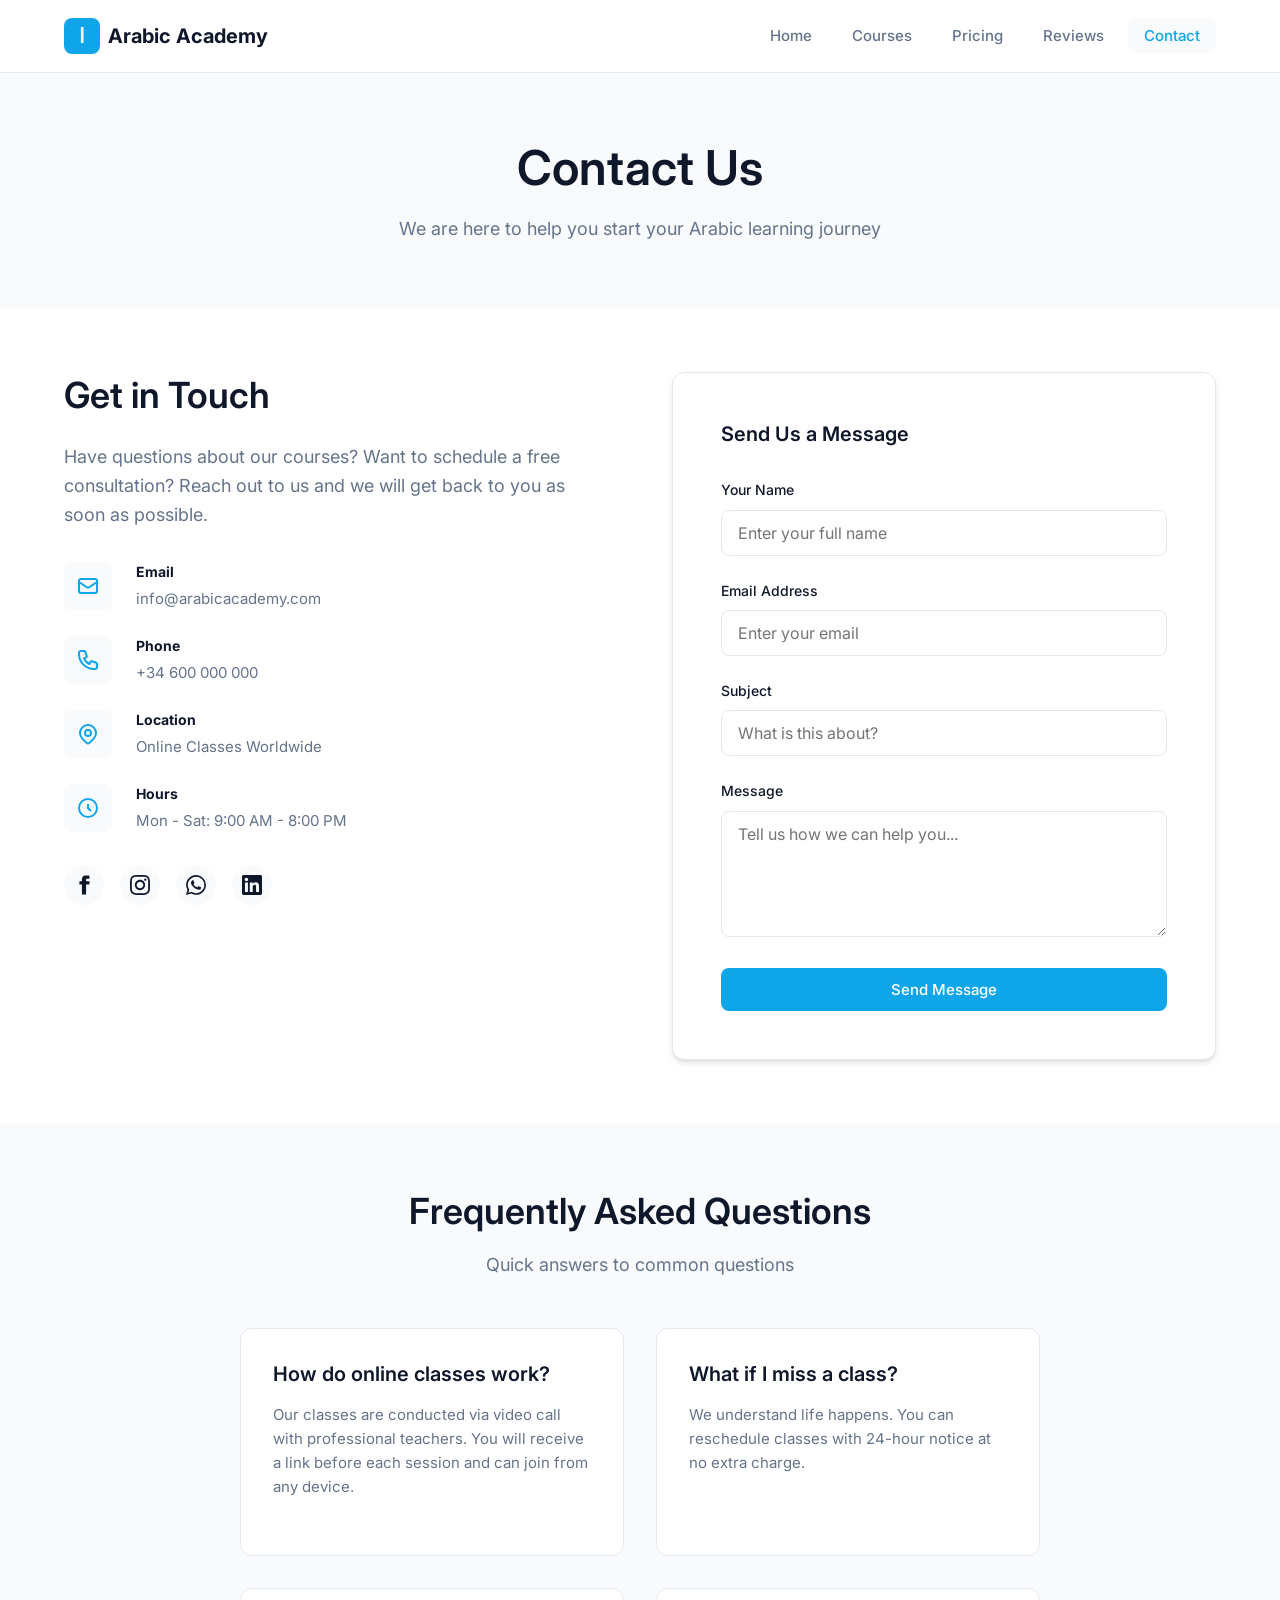
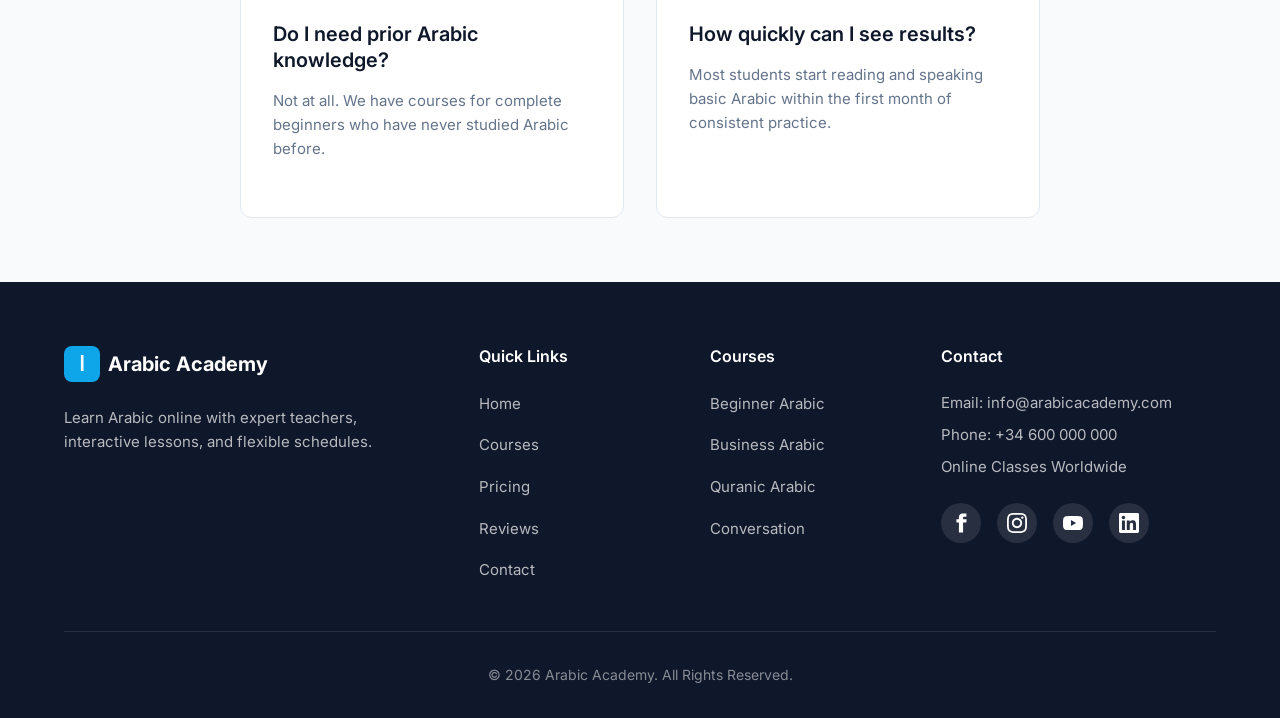
<file: contact.html>
<!DOCTYPE html>
<html lang="en">
<head>
  <meta charset="UTF-8">
  <meta name="viewport" content="width=device-width, initial-scale=1.0">
  <title>Contact - Arabic Academy</title>
  <meta name="description" content="Get in touch with Arabic Academy. We are here to answer your questions about our Arabic language courses.">
  <link rel="stylesheet" href="styles.css">
  <link rel="preconnect" href="https://fonts.googleapis.com">
  <link rel="preconnect" href="https://fonts.gstatic.com" crossorigin>
  <link href="https://fonts.googleapis.com/css2?family=Inter:wght@400;500;600;700&display=swap" rel="stylesheet">
</head>
<body>
  <!-- Header -->
  <header class="header">
    <div class="container header-content">
      <a href="index.html" class="logo">
        <span class="logo-icon">&#1575;</span>
        <span>Arabic Academy</span>
      </a>
      
      <nav class="nav" id="nav">
        <ul class="nav-list">
          <li><a href="index.html" class="nav-link">Home</a></li>
          <li><a href="courses.html" class="nav-link">Courses</a></li>
          <li><a href="pricing.html" class="nav-link">Pricing</a></li>
          <li><a href="reviews.html" class="nav-link">Reviews</a></li>
          <li><a href="contact.html" class="nav-link active">Contact</a></li>
        </ul>
      </nav>
      
      <button class="mobile-menu-btn" id="mobileMenuBtn" aria-label="Toggle menu">
        <span></span>
        <span></span>
        <span></span>
      </button>
    </div>
  </header>

  <!-- Page Header -->
  <section class="page-header">
    <div class="container">
      <h1>Contact Us</h1>
      <p>We are here to help you start your Arabic learning journey</p>
    </div>
  </section>

  <!-- Contact Section -->
  <section class="section">
    <div class="container">
      <div class="contact-section">
        <!-- Contact Info -->
        <div class="contact-info">
          <h2>Get in Touch</h2>
          <p>Have questions about our courses? Want to schedule a free consultation? Reach out to us and we will get back to you as soon as possible.</p>
          
          <div class="contact-details">
            <div class="contact-item">
              <div class="contact-item-icon">
                <svg width="24" height="24" fill="none" stroke="currentColor" stroke-width="2" viewBox="0 0 24 24">
                  <path d="M3 8l7.89 5.26a2 2 0 002.22 0L21 8M5 19h14a2 2 0 002-2V7a2 2 0 00-2-2H5a2 2 0 00-2 2v10a2 2 0 002 2z"/>
                </svg>
              </div>
              <div class="contact-item-text">
                <strong>Email</strong>
                <span>info@arabicacademy.com</span>
              </div>
            </div>
            
            <div class="contact-item">
              <div class="contact-item-icon">
                <svg width="24" height="24" fill="none" stroke="currentColor" stroke-width="2" viewBox="0 0 24 24">
                  <path d="M3 5a2 2 0 012-2h3.28a1 1 0 01.948.684l1.498 4.493a1 1 0 01-.502 1.21l-2.257 1.13a11.042 11.042 0 005.516 5.516l1.13-2.257a1 1 0 011.21-.502l4.493 1.498a1 1 0 01.684.949V19a2 2 0 01-2 2h-1C9.716 21 3 14.284 3 6V5z"/>
                </svg>
              </div>
              <div class="contact-item-text">
                <strong>Phone</strong>
                <span>+34 600 000 000</span>
              </div>
            </div>
            
            <div class="contact-item">
              <div class="contact-item-icon">
                <svg width="24" height="24" fill="none" stroke="currentColor" stroke-width="2" viewBox="0 0 24 24">
                  <path d="M17.657 16.657L13.414 20.9a1.998 1.998 0 01-2.827 0l-4.244-4.243a8 8 0 1111.314 0z"/>
                  <path d="M15 11a3 3 0 11-6 0 3 3 0 016 0z"/>
                </svg>
              </div>
              <div class="contact-item-text">
                <strong>Location</strong>
                <span>Online Classes Worldwide</span>
              </div>
            </div>
            
            <div class="contact-item">
              <div class="contact-item-icon">
                <svg width="24" height="24" fill="none" stroke="currentColor" stroke-width="2" viewBox="0 0 24 24">
                  <path d="M12 8v4l3 3m6-3a9 9 0 11-18 0 9 9 0 0118 0z"/>
                </svg>
              </div>
              <div class="contact-item-text">
                <strong>Hours</strong>
                <span>Mon - Sat: 9:00 AM - 8:00 PM</span>
              </div>
            </div>
          </div>
          
          <div class="social-links" style="margin-top: 2rem;">
            <a href="https://facebook.com" target="_blank" rel="noopener" aria-label="Facebook" style="background: var(--background-alt); color: var(--text-dark);">
              <svg width="20" height="20" fill="currentColor" viewBox="0 0 24 24"><path d="M18.77 7.46H14.5v-1.9c0-.9.6-1.1 1-1.1h3V.5h-4.33C10.24.5 9.5 3.44 9.5 5.32v2.15h-3v4h3v12h5v-12h3.85l.42-4z"/></svg>
            </a>
            <a href="https://instagram.com" target="_blank" rel="noopener" aria-label="Instagram" style="background: var(--background-alt); color: var(--text-dark);">
              <svg width="20" height="20" fill="currentColor" viewBox="0 0 24 24"><path d="M12 2.163c3.204 0 3.584.012 4.85.07 3.252.148 4.771 1.691 4.919 4.919.058 1.265.069 1.645.069 4.849 0 3.205-.012 3.584-.069 4.849-.149 3.225-1.664 4.771-4.919 4.919-1.266.058-1.644.07-4.85.07-3.204 0-3.584-.012-4.849-.07-3.26-.149-4.771-1.699-4.919-4.92-.058-1.265-.07-1.644-.07-4.849 0-3.204.013-3.583.07-4.849.149-3.227 1.664-4.771 4.919-4.919 1.266-.057 1.645-.069 4.849-.069zm0-2.163c-3.259 0-3.667.014-4.947.072-4.358.2-6.78 2.618-6.98 6.98-.059 1.281-.073 1.689-.073 4.948 0 3.259.014 3.668.072 4.948.2 4.358 2.618 6.78 6.98 6.98 1.281.058 1.689.072 4.948.072 3.259 0 3.668-.014 4.948-.072 4.354-.2 6.782-2.618 6.979-6.98.059-1.28.073-1.689.073-4.948 0-3.259-.014-3.667-.072-4.947-.196-4.354-2.617-6.78-6.979-6.98-1.281-.059-1.69-.073-4.949-.073zm0 5.838c-3.403 0-6.162 2.759-6.162 6.162s2.759 6.163 6.162 6.163 6.162-2.759 6.162-6.163c0-3.403-2.759-6.162-6.162-6.162zm0 10.162c-2.209 0-4-1.79-4-4 0-2.209 1.791-4 4-4s4 1.791 4 4c0 2.21-1.791 4-4 4zm6.406-11.845c-.796 0-1.441.645-1.441 1.44s.645 1.44 1.441 1.44c.795 0 1.439-.645 1.439-1.44s-.644-1.44-1.439-1.44z"/></svg>
            </a>
            <a href="https://whatsapp.com" target="_blank" rel="noopener" aria-label="WhatsApp" style="background: var(--background-alt); color: var(--text-dark);">
              <svg width="20" height="20" fill="currentColor" viewBox="0 0 24 24"><path d="M17.472 14.382c-.297-.149-1.758-.867-2.03-.967-.273-.099-.471-.148-.67.15-.197.297-.767.966-.94 1.164-.173.199-.347.223-.644.075-.297-.15-1.255-.463-2.39-1.475-.883-.788-1.48-1.761-1.653-2.059-.173-.297-.018-.458.13-.606.134-.133.298-.347.446-.52.149-.174.198-.298.298-.497.099-.198.05-.371-.025-.52-.075-.149-.669-1.612-.916-2.207-.242-.579-.487-.5-.669-.51-.173-.008-.371-.01-.57-.01-.198 0-.52.074-.792.372-.272.297-1.04 1.016-1.04 2.479 0 1.462 1.065 2.875 1.213 3.074.149.198 2.096 3.2 5.077 4.487.709.306 1.262.489 1.694.625.712.227 1.36.195 1.871.118.571-.085 1.758-.719 2.006-1.413.248-.694.248-1.289.173-1.413-.074-.124-.272-.198-.57-.347m-5.421 7.403h-.004a9.87 9.87 0 01-5.031-1.378l-.361-.214-3.741.982.998-3.648-.235-.374a9.86 9.86 0 01-1.51-5.26c.001-5.45 4.436-9.884 9.888-9.884 2.64 0 5.122 1.03 6.988 2.898a9.825 9.825 0 012.893 6.994c-.003 5.45-4.437 9.884-9.885 9.884m8.413-18.297A11.815 11.815 0 0012.05 0C5.495 0 .16 5.335.157 11.892c0 2.096.547 4.142 1.588 5.945L.057 24l6.305-1.654a11.882 11.882 0 005.683 1.448h.005c6.554 0 11.89-5.335 11.893-11.893a11.821 11.821 0 00-3.48-8.413Z"/></svg>
            </a>
            <a href="https://linkedin.com" target="_blank" rel="noopener" aria-label="LinkedIn" style="background: var(--background-alt); color: var(--text-dark);">
              <svg width="20" height="20" fill="currentColor" viewBox="0 0 24 24"><path d="M20.447 20.452h-3.554v-5.569c0-1.328-.027-3.037-1.852-3.037-1.853 0-2.136 1.445-2.136 2.939v5.667H9.351V9h3.414v1.561h.046c.477-.9 1.637-1.85 3.37-1.85 3.601 0 4.267 2.37 4.267 5.455v6.286zM5.337 7.433c-1.144 0-2.063-.926-2.063-2.065 0-1.138.92-2.063 2.063-2.063 1.14 0 2.064.925 2.064 2.063 0 1.139-.925 2.065-2.064 2.065zm1.782 13.019H3.555V9h3.564v11.452zM22.225 0H1.771C.792 0 0 .774 0 1.729v20.542C0 23.227.792 24 1.771 24h20.451C23.2 24 24 23.227 24 22.271V1.729C24 .774 23.2 0 22.222 0h.003z"/></svg>
            </a>
          </div>
        </div>
        
        <!-- Contact Form -->
        <div class="contact-form-card">
          <h3>Send Us a Message</h3>
          
          <form data-validate>
            <div class="form-group">
              <label class="form-label" for="name">Your Name</label>
              <input 
                type="text" 
                id="name" 
                name="name" 
                class="form-input" 
                placeholder="Enter your full name"
                required
              >
            </div>
            
            <div class="form-group">
              <label class="form-label" for="email">Email Address</label>
              <input 
                type="email" 
                id="email" 
                name="email" 
                class="form-input" 
                placeholder="Enter your email"
                required
              >
            </div>
            
            <div class="form-group">
              <label class="form-label" for="subject">Subject</label>
              <input 
                type="text" 
                id="subject" 
                name="subject" 
                class="form-input" 
                placeholder="What is this about?"
              >
            </div>
            
            <div class="form-group">
              <label class="form-label" for="message">Message</label>
              <textarea 
                id="message" 
                name="message" 
                class="form-textarea" 
                placeholder="Tell us how we can help you..."
                rows="5"
                required
              ></textarea>
            </div>
            
            <button type="submit" class="btn btn-primary" style="width: 100%;">Send Message</button>
          </form>
        </div>
      </div>
    </div>
  </section>

  <!-- FAQ Section -->
  <section class="section section-alt">
    <div class="container">
      <div class="section-header">
        <h2>Frequently Asked Questions</h2>
        <p>Quick answers to common questions</p>
      </div>
      
      <div class="cards-grid" style="max-width: 800px; margin: 0 auto;">
        <div class="card">
          <h3>How do online classes work?</h3>
          <p>Our classes are conducted via video call with professional teachers. You will receive a link before each session and can join from any device.</p>
        </div>
        
        <div class="card">
          <h3>What if I miss a class?</h3>
          <p>We understand life happens. You can reschedule classes with 24-hour notice at no extra charge.</p>
        </div>
        
        <div class="card">
          <h3>Do I need prior Arabic knowledge?</h3>
          <p>Not at all. We have courses for complete beginners who have never studied Arabic before.</p>
        </div>
        
        <div class="card">
          <h3>How quickly can I see results?</h3>
          <p>Most students start reading and speaking basic Arabic within the first month of consistent practice.</p>
        </div>
      </div>
    </div>
  </section>

  <!-- Footer -->
  <footer class="footer">
    <div class="container">
      <div class="footer-grid">
        <div class="footer-brand">
          <a href="index.html" class="logo">
            <span class="logo-icon">&#1575;</span>
            <span>Arabic Academy</span>
          </a>
          <p>Learn Arabic online with expert teachers, interactive lessons, and flexible schedules.</p>
        </div>
        
        <div class="footer-links">
          <h4>Quick Links</h4>
          <ul>
            <li><a href="index.html">Home</a></li>
            <li><a href="courses.html">Courses</a></li>
            <li><a href="pricing.html">Pricing</a></li>
            <li><a href="reviews.html">Reviews</a></li>
            <li><a href="contact.html">Contact</a></li>
          </ul>
        </div>
        
        <div class="footer-links">
          <h4>Courses</h4>
          <ul>
            <li><a href="courses.html">Beginner Arabic</a></li>
            <li><a href="courses.html">Business Arabic</a></li>
            <li><a href="courses.html">Quranic Arabic</a></li>
            <li><a href="courses.html">Conversation</a></li>
          </ul>
        </div>
        
        <div class="footer-contact">
          <h4>Contact</h4>
          <p>Email: info@arabicacademy.com</p>
          <p>Phone: +34 600 000 000</p>
          <p>Online Classes Worldwide</p>
          
          <div class="social-links">
            <a href="https://facebook.com" target="_blank" rel="noopener" aria-label="Facebook">
              <svg width="20" height="20" fill="currentColor" viewBox="0 0 24 24"><path d="M18.77 7.46H14.5v-1.9c0-.9.6-1.1 1-1.1h3V.5h-4.33C10.24.5 9.5 3.44 9.5 5.32v2.15h-3v4h3v12h5v-12h3.85l.42-4z"/></svg>
            </a>
            <a href="https://instagram.com" target="_blank" rel="noopener" aria-label="Instagram">
              <svg width="20" height="20" fill="currentColor" viewBox="0 0 24 24"><path d="M12 2.163c3.204 0 3.584.012 4.85.07 3.252.148 4.771 1.691 4.919 4.919.058 1.265.069 1.645.069 4.849 0 3.205-.012 3.584-.069 4.849-.149 3.225-1.664 4.771-4.919 4.919-1.266.058-1.644.07-4.85.07-3.204 0-3.584-.012-4.849-.07-3.26-.149-4.771-1.699-4.919-4.92-.058-1.265-.07-1.644-.07-4.849 0-3.204.013-3.583.07-4.849.149-3.227 1.664-4.771 4.919-4.919 1.266-.057 1.645-.069 4.849-.069zm0-2.163c-3.259 0-3.667.014-4.947.072-4.358.2-6.78 2.618-6.98 6.98-.059 1.281-.073 1.689-.073 4.948 0 3.259.014 3.668.072 4.948.2 4.358 2.618 6.78 6.98 6.98 1.281.058 1.689.072 4.948.072 3.259 0 3.668-.014 4.948-.072 4.354-.2 6.782-2.618 6.979-6.98.059-1.28.073-1.689.073-4.948 0-3.259-.014-3.667-.072-4.947-.196-4.354-2.617-6.78-6.979-6.98-1.281-.059-1.69-.073-4.949-.073zm0 5.838c-3.403 0-6.162 2.759-6.162 6.162s2.759 6.163 6.162 6.163 6.162-2.759 6.162-6.163c0-3.403-2.759-6.162-6.162-6.162zm0 10.162c-2.209 0-4-1.79-4-4 0-2.209 1.791-4 4-4s4 1.791 4 4c0 2.21-1.791 4-4 4zm6.406-11.845c-.796 0-1.441.645-1.441 1.44s.645 1.44 1.441 1.44c.795 0 1.439-.645 1.439-1.44s-.644-1.44-1.439-1.44z"/></svg>
            </a>
            <a href="https://youtube.com" target="_blank" rel="noopener" aria-label="YouTube">
              <svg width="20" height="20" fill="currentColor" viewBox="0 0 24 24"><path d="M23.498 6.186a3.016 3.016 0 0 0-2.122-2.136C19.505 3.545 12 3.545 12 3.545s-7.505 0-9.377.505A3.017 3.017 0 0 0 .502 6.186C0 8.07 0 12 0 12s0 3.93.502 5.814a3.016 3.016 0 0 0 2.122 2.136c1.871.505 9.376.505 9.376.505s7.505 0 9.377-.505a3.015 3.015 0 0 0 2.122-2.136C24 15.93 24 12 24 12s0-3.93-.502-5.814zM9.545 15.568V8.432L15.818 12l-6.273 3.568z"/></svg>
            </a>
            <a href="https://linkedin.com" target="_blank" rel="noopener" aria-label="LinkedIn">
              <svg width="20" height="20" fill="currentColor" viewBox="0 0 24 24"><path d="M20.447 20.452h-3.554v-5.569c0-1.328-.027-3.037-1.852-3.037-1.853 0-2.136 1.445-2.136 2.939v5.667H9.351V9h3.414v1.561h.046c.477-.9 1.637-1.85 3.37-1.85 3.601 0 4.267 2.37 4.267 5.455v6.286zM5.337 7.433c-1.144 0-2.063-.926-2.063-2.065 0-1.138.92-2.063 2.063-2.063 1.14 0 2.064.925 2.064 2.063 0 1.139-.925 2.065-2.064 2.065zm1.782 13.019H3.555V9h3.564v11.452zM22.225 0H1.771C.792 0 0 .774 0 1.729v20.542C0 23.227.792 24 1.771 24h20.451C23.2 24 24 23.227 24 22.271V1.729C24 .774 23.2 0 22.222 0h.003z"/></svg>
            </a>
          </div>
        </div>
      </div>
      
      <div class="footer-bottom">
        <p>&copy; 2026 Arabic Academy. All Rights Reserved.</p>
      </div>
    </div>
  </footer>

  <script src="index.js"></script>
</body>
</html>
</file>
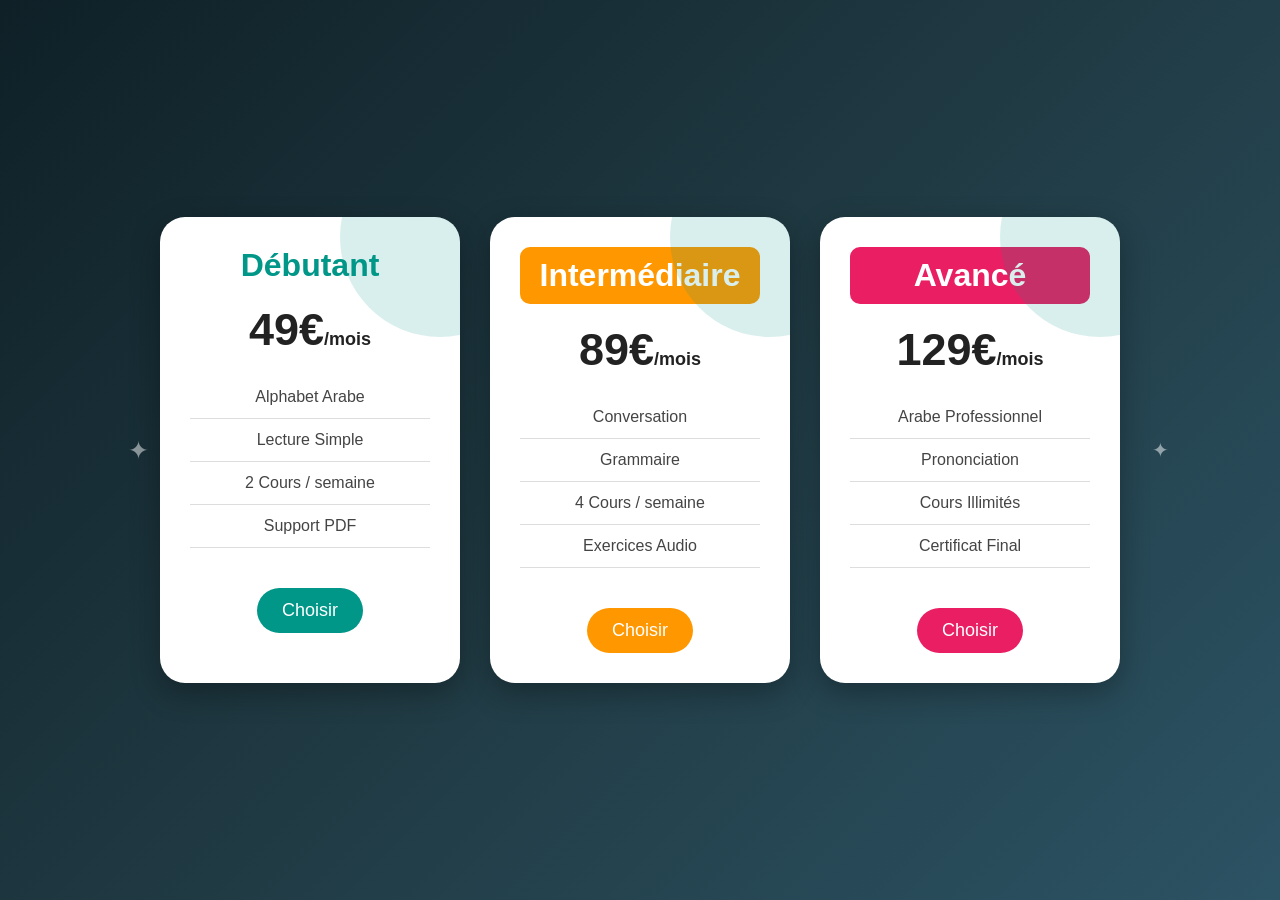
<file: reviews.html>
<!DOCTYPE html>
<html lang="fr">
<head>
<meta charset="UTF-8">
<meta name="viewport" content="width=device-width, initial-scale=1.0">
<title>École de Langue Arabe</title>

<style>
*{
    margin:0;
    padding:0;
    box-sizing:border-box;
    font-family:Arial, sans-serif;
}

body{
    background:linear-gradient(135deg,#0f2027,#203a43,#2c5364);
    min-height:100vh;
    display:flex;
    justify-content:center;
    align-items:center;
    overflow:hidden;
}

.container{
    display:flex;
    gap:30px;
    flex-wrap:wrap;
    justify-content:center;
    padding:40px;
}

.card{
    width:300px;
    background:white;
    border-radius:25px;
    padding:30px;
    text-align:center;
    position:relative;
    overflow:hidden;
    transition:0.5s;
    animation:float 4s ease-in-out infinite;
    box-shadow:0 10px 30px rgba(0,0,0,0.3);
}

.card:hover{
    transform:translateY(-15px) scale(1.05);
}

.card::before{
    content:"";
    position:absolute;
    width:200px;
    height:200px;
    background:rgba(0,150,136,0.15);
    border-radius:50%;
    top:-80px;
    right:-80px;
}

.card h2{
    color:#009688;
    margin-bottom:10px;
    font-size:32px;
}

.price{
    font-size:45px;
    color:#222;
    margin:20px 0;
    font-weight:bold;
}

.price span{
    font-size:18px;
}

ul{
    list-style:none;
    margin:20px 0;
}

ul li{
    padding:12px;
    border-bottom:1px solid #ddd;
    color:#444;
}

button{
    margin-top:20px;
    padding:12px 25px;
    border:none;
    border-radius:30px;
    background:#009688;
    color:white;
    font-size:18px;
    cursor:pointer;
    transition:0.3s;
}

button:hover{
    background:#00695c;
    transform:scale(1.1);
}

/* Couleurs différentes */
.card:nth-child(2) h2,
.card:nth-child(2) button{
    background:#ff9800;
    color:white;
}

.card:nth-child(2) h2{
    padding:10px;
    border-radius:10px;
}

.card:nth-child(3) h2,
.card:nth-child(3) button{
    background:#e91e63;
    color:white;
}

.card:nth-child(3) h2{
    padding:10px;
    border-radius:10px;
}

/* Animation */
@keyframes float{
    0%{transform:translateY(0);}
    50%{transform:translateY(-10px);}
    100%{transform:translateY(0);}
}

/* Etoiles décoratives */
.star{
    position:absolute;
    color:white;
    animation:move 10s linear infinite;
    opacity:0.5;
}

@keyframes move{
    from{
        transform:translateY(100vh) rotate(0deg);
    }
    to{
        transform:translateY(-100vh) rotate(360deg);
    }
}
</style>
</head>

<body>

<!-- Décoration -->
<div class="star" style="left:10%;font-size:25px;">✦</div>
<div class="star" style="left:40%;font-size:40px;animation-duration:12s;">✦</div>
<div class="star" style="left:70%;font-size:30px;animation-duration:8s;">✦</div>
<div class="star" style="left:90%;font-size:20px;animation-duration:15s;">✦</div>

<div class="container">

    <!-- Tableau 1 -->
    <div class="card">
        <h2>Débutant</h2>
        <div class="price">49€<span>/mois</span></div>

        <ul>
            <li>Alphabet Arabe</li>
            <li>Lecture Simple</li>
            <li>2 Cours / semaine</li>
            <li>Support PDF</li>
        </ul>

        <button>Choisir</button>
    </div>

    <!-- Tableau 2 -->
    <div class="card">
        <h2>Intermédiaire</h2>
        <div class="price">89€<span>/mois</span></div>

        <ul>
            <li>Conversation</li>
            <li>Grammaire</li>
            <li>4 Cours / semaine</li>
            <li>Exercices Audio</li>
        </ul>

        <button>Choisir</button>
    </div>

    <!-- Tableau 3 -->
    <div class="card">
        <h2>Avancé</h2>
        <div class="price">129€<span>/mois</span></div>

        <ul>
            <li>Arabe Professionnel</li>
            <li>Prononciation</li>
            <li>Cours Illimités</li>
            <li>Certificat Final</li>
        </ul>

        <button>Choisir</button>
    </div>

</div>

<script>
// Animation au clic
const buttons = document.querySelectorAll("button");

buttons.forEach(btn=>{
    btn.addEventListener("click",()=>{
        btn.innerHTML = "✔ Inscrit";
        btn.style.background = "green";
    });
});
</script>

</body>
</html>
</file>
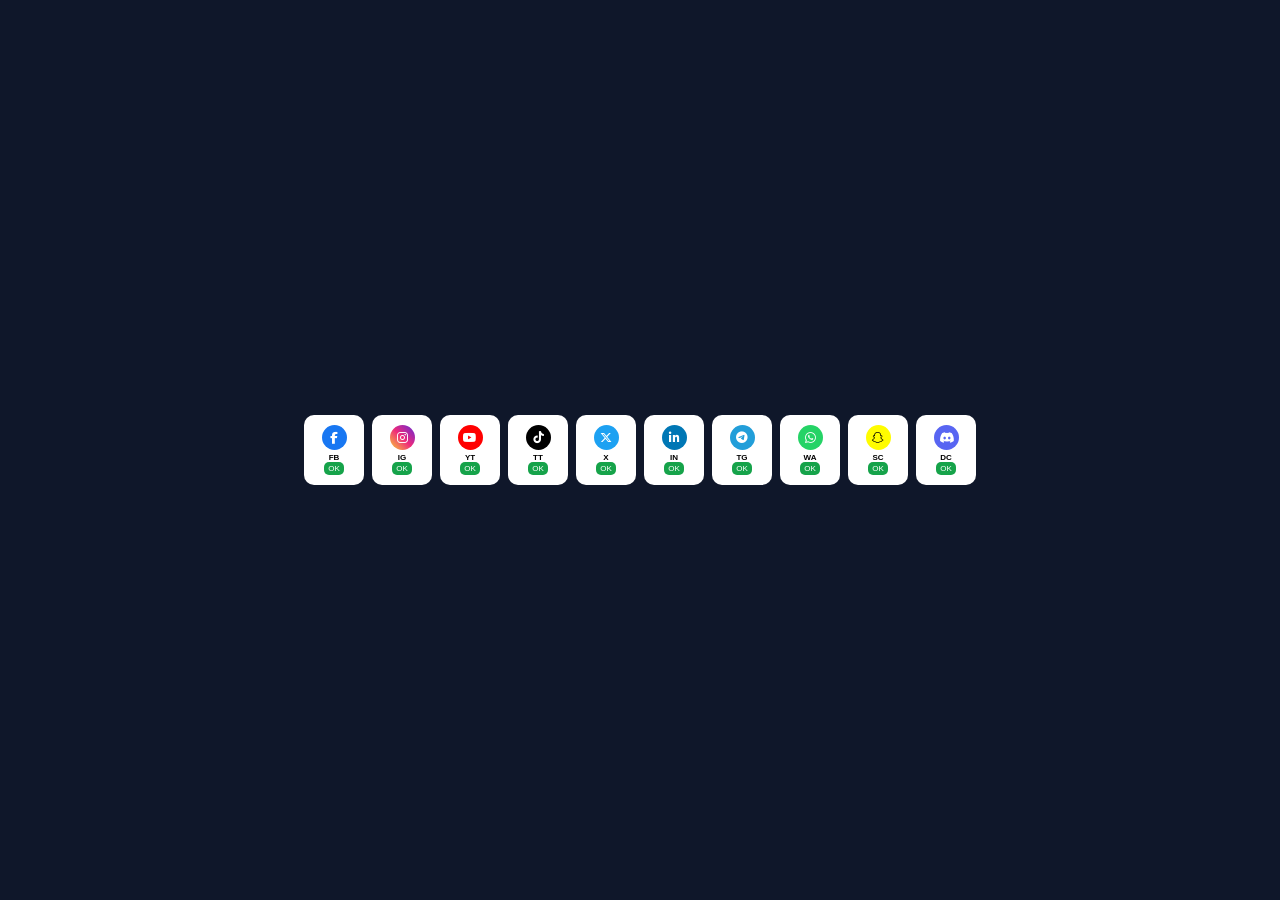
<file: socials.html>
<!doctype html>
<html lang="es">
  <head>
    <meta charset="UTF-8" />
    <meta name="viewport" content="width=device-width, initial-scale=1.0" />

    <title>Redes Mini</title>

    <link
      rel="stylesheet"
      href="https://cdnjs.cloudflare.com/ajax/libs/font-awesome/6.5.1/css/all.min.css"
    />

    <style>
      body {
        margin: 0;
        background: #0f172a;
        display: flex;
        justify-content: center;
        align-items: center;
        min-height: 100vh;
        font-family: Arial;
      }

      .container {
        display: flex;
        flex-wrap: wrap;
        gap: 8px;
        justify-content: center;
      }

      .card {
        width: 60px;
        height: 70px;
        background: white;
        border-radius: 10px;

        display: flex;
        flex-direction: column;
        justify-content: center;
        align-items: center;

        cursor: pointer;
        transition: 0.2s;
      }

      .card:hover {
        transform: scale(1.1);
      }

      .icon {
        width: 25px;
        height: 25px;
        border-radius: 50%;
        display: flex;
        justify-content: center;
        align-items: center;
        color: white;
        font-size: 12px;
        margin-bottom: 3px;
      }

      /* Colors */
      .facebook {
        background: #1877f2;
      }
      .instagram {
        background: linear-gradient(45deg, #f9ce34, #ee2a7b, #6228d7);
      }
      .youtube {
        background: #ff0000;
      }
      .tiktok {
        background: #000;
      }
      .twitter {
        background: #1da1f2;
      }
      .linkedin {
        background: #0077b5;
      }
      .telegram {
        background: #229ed9;
      }
      .whatsapp {
        background: #25d366;
      }
      .snapchat {
        background: #fffc00;
        color: black;
      }
      .discord {
        background: #5865f2;
      }

      h3 {
        font-size: 8px;
        margin: 0;
      }

      a {
        font-size: 8px;
        text-decoration: none;
        background: #16a34a;
        color: white;
        padding: 2px 4px;
        border-radius: 5px;
      }
    </style>
  </head>
  <body>
    <div class="container">
      <div class="card">
        <div class="icon facebook"><i class="fab fa-facebook-f"></i></div>
        <h3>FB</h3>
        <a href="https://facebook.com" target="_blank">OK</a>
      </div>

      <div class="card">
        <div class="icon instagram"><i class="fab fa-instagram"></i></div>
        <h3>IG</h3>
        <a href="https://instagram.com" target="_blank">OK</a>
      </div>

      <div class="card">
        <div class="icon youtube"><i class="fab fa-youtube"></i></div>
        <h3>YT</h3>
        <a href="https://youtube.com" target="_blank">OK</a>
      </div>

      <div class="card">
        <div class="icon tiktok"><i class="fab fa-tiktok"></i></div>
        <h3>TT</h3>
        <a href="https://tiktok.com" target="_blank">OK</a>
      </div>

      <div class="card">
        <div class="icon twitter"><i class="fab fa-x-twitter"></i></div>
        <h3>X</h3>
        <a href="https://x.com" target="_blank">OK</a>
      </div>

      <div class="card">
        <div class="icon linkedin"><i class="fab fa-linkedin-in"></i></div>
        <h3>IN</h3>
        <a href="https://linkedin.com" target="_blank">OK</a>
      </div>

      <div class="card">
        <div class="icon telegram"><i class="fab fa-telegram-plane"></i></div>
        <h3>TG</h3>
        <a href="https://telegram.org" target="_blank">OK</a>
      </div>

      <div class="card">
        <div class="icon whatsapp"><i class="fab fa-whatsapp"></i></div>
        <h3>WA</h3>
        <a href="https://whatsapp.com" target="_blank">OK</a>
      </div>

      <div class="card">
        <div class="icon snapchat"><i class="fab fa-snapchat-ghost"></i></div>
        <h3>SC</h3>
        <a href="https://snapchat.com" target="_blank">OK</a>
      </div>

      <div class="card">
        <div class="icon discord"><i class="fab fa-discord"></i></div>
        <h3>DC</h3>
        <a href="https://discord.com" target="_blank">OK</a>
      </div>
    </div>

    <script>
      document.querySelectorAll(".card").forEach((card) => {
        card.addEventListener("click", () => {
          card.style.transform = "scale(0.85)";
          setTimeout(() => (card.style.transform = "scale(1)"), 150);
        });
      });
    </script>
  </body>
</html>
</file>
<file: styles.css>
/* ========================================
   Arabic Academy - Main Stylesheet
   Modern, Premium, Clean Design
   ======================================== */

/* CSS Variables */
:root {
  /* Colors - Limited to 5 */
  --primary: #0ea5e9;
  --primary-dark: #0284c7;
  --text-dark: #0f172a;
  --text-muted: #64748b;
  --background: #ffffff;
  --background-alt: #f8fafc;
  --border: #e2e8f0;
  
  /* Typography */
  --font-family: 'Inter', -apple-system, BlinkMacSystemFont, 'Segoe UI', Roboto, sans-serif;
  
  /* Spacing */
  --spacing-xs: 0.5rem;
  --spacing-sm: 1rem;
  --spacing-md: 1.5rem;
  --spacing-lg: 2rem;
  --spacing-xl: 3rem;
  --spacing-2xl: 4rem;
  
  /* Border Radius */
  --radius-sm: 0.375rem;
  --radius-md: 0.5rem;
  --radius-lg: 0.75rem;
  --radius-full: 9999px;
  
  /* Shadows */
  --shadow-sm: 0 1px 2px 0 rgb(0 0 0 / 0.05);
  --shadow-md: 0 4px 6px -1px rgb(0 0 0 / 0.1), 0 2px 4px -2px rgb(0 0 0 / 0.1);
  --shadow-lg: 0 10px 15px -3px rgb(0 0 0 / 0.1), 0 4px 6px -4px rgb(0 0 0 / 0.1);
  
  /* Transitions */
  --transition: 0.2s ease;
}

/* Reset */
*,
*::before,
*::after {
  margin: 0;
  padding: 0;
  box-sizing: border-box;
}

html {
  scroll-behavior: smooth;
}

body {
  font-family: var(--font-family);
  font-size: 1rem;
  line-height: 1.6;
  color: var(--text-dark);
  background: var(--background);
  -webkit-font-smoothing: antialiased;
  -moz-osx-font-smoothing: grayscale;
}

img {
  max-width: 100%;
  height: auto;
  display: block;
}

a {
  color: inherit;
  text-decoration: none;
}

ul {
  list-style: none;
}

button {
  font-family: inherit;
  cursor: pointer;
  border: none;
  background: none;
}

/* Container */
.container {
  width: 100%;
  max-width: 1200px;
  margin: 0 auto;
  padding: 0 var(--spacing-md);
}

/* ========================================
   Typography
   ======================================== */

h1, h2, h3, h4 {
  font-weight: 600;
  line-height: 1.3;
  color: var(--text-dark);
}

h1 {
  font-size: clamp(2rem, 5vw, 3rem);
}

h2 {
  font-size: clamp(1.5rem, 4vw, 2.25rem);
}

h3 {
  font-size: 1.25rem;
}

h4 {
  font-size: 1rem;
}

p {
  color: var(--text-muted);
}

/* ========================================
   Buttons
   ======================================== */

.btn {
  display: inline-flex;
  align-items: center;
  justify-content: center;
  padding: 0.75rem 1.5rem;
  font-size: 0.9375rem;
  font-weight: 500;
  border-radius: var(--radius-md);
  transition: all var(--transition);
  text-align: center;
}

.btn-primary {
  background: var(--primary);
  color: white;
}

.btn-primary:hover {
  background: var(--primary-dark);
  transform: translateY(-1px);
}

.btn-secondary {
  background: var(--background-alt);
  color: var(--text-dark);
  border: 1px solid var(--border);
}

.btn-secondary:hover {
  background: var(--border);
}

.btn-outline {
  background: transparent;
  color: var(--text-dark);
  border: 1px solid var(--border);
}

.btn-outline:hover {
  background: var(--background-alt);
}

.btn-lg {
  padding: 1rem 2rem;
  font-size: 1rem;
}

/* ========================================
   Header
   ======================================== */

.header {
  position: sticky;
  top: 0;
  z-index: 100;
  background: rgba(255, 255, 255, 0.95);
  backdrop-filter: blur(10px);
  border-bottom: 1px solid var(--border);
}

.header-content {
  display: flex;
  align-items: center;
  justify-content: space-between;
  height: 72px;
}

.logo {
  display: flex;
  align-items: center;
  gap: var(--spacing-xs);
  font-size: 1.25rem;
  font-weight: 700;
  color: var(--text-dark);
}

.logo-icon {
  display: flex;
  align-items: center;
  justify-content: center;
  width: 36px;
  height: 36px;
  background: var(--primary);
  color: white;
  border-radius: var(--radius-md);
  font-size: 1.25rem;
  font-weight: 700;
}

.nav-list {
  display: flex;
  align-items: center;
  gap: var(--spacing-xs);
}

.nav-link {
  padding: 0.5rem 1rem;
  font-size: 0.9375rem;
  font-weight: 500;
  color: var(--text-muted);
  border-radius: var(--radius-md);
  transition: all var(--transition);
}

.nav-link:hover,
.nav-link.active {
  color: var(--text-dark);
  background: var(--background-alt);
}

.nav-link.active {
  color: var(--primary);
}

.mobile-menu-btn {
  display: none;
  flex-direction: column;
  gap: 5px;
  padding: 0.5rem;
}

.mobile-menu-btn span {
  width: 24px;
  height: 2px;
  background: var(--text-dark);
  border-radius: var(--radius-full);
  transition: all var(--transition);
}

/* ========================================
   Hero Section
   ======================================== */

.hero {
  padding: var(--spacing-2xl) 0;
  background: linear-gradient(135deg, var(--background-alt) 0%, var(--background) 100%);
}

.hero-content {
  display: grid;
  grid-template-columns: 1fr 1fr;
  gap: var(--spacing-2xl);
  align-items: center;
}

.hero-text h1 {
  margin-bottom: var(--spacing-md);
}

.hero-text p {
  font-size: 1.125rem;
  margin-bottom: var(--spacing-lg);
}

.hero-buttons {
  display: flex;
  gap: var(--spacing-sm);
  flex-wrap: wrap;
}

.hero-image {
  border-radius: var(--radius-lg);
  overflow: hidden;
  box-shadow: var(--shadow-lg);
}

.hero-image img {
  width: 100%;
  height: 400px;
  object-fit: cover;
}

/* ========================================
   Stats Section
   ======================================== */

.stats {
  padding: var(--spacing-xl) 0;
  background: var(--text-dark);
}

.stats-grid {
  display: grid;
  grid-template-columns: repeat(4, 1fr);
  gap: var(--spacing-lg);
  text-align: center;
}

.stat-item {
  padding: var(--spacing-md);
}

.stat-number {
  display: block;
  font-size: 2.5rem;
  font-weight: 700;
  color: white;
  margin-bottom: var(--spacing-xs);
}

.stat-label {
  font-size: 0.9375rem;
  color: rgba(255, 255, 255, 0.7);
}

/* ========================================
   Section Styles
   ======================================== */

.section {
  padding: var(--spacing-2xl) 0;
}

.section-alt {
  background: var(--background-alt);
}

.section-header {
  text-align: center;
  margin-bottom: var(--spacing-xl);
}

.section-header h2 {
  margin-bottom: var(--spacing-sm);
}

.section-header p {
  font-size: 1.125rem;
}

.section-cta {
  text-align: center;
  margin-top: var(--spacing-xl);
}

/* ========================================
   Cards Grid
   ======================================== */

.cards-grid {
  display: grid;
  grid-template-columns: repeat(auto-fit, minmax(280px, 1fr));
  gap: var(--spacing-lg);
}

.card {
  background: var(--background);
  padding: var(--spacing-lg);
  border-radius: var(--radius-lg);
  border: 1px solid var(--border);
  transition: all var(--transition);
}

.card:hover {
  transform: translateY(-4px);
  box-shadow: var(--shadow-lg);
}

.card-icon {
  display: flex;
  align-items: center;
  justify-content: center;
  width: 56px;
  height: 56px;
  background: var(--background-alt);
  color: var(--primary);
  font-size: 1.5rem;
  font-weight: 700;
  border-radius: var(--radius-md);
  margin-bottom: var(--spacing-md);
}

.card h3 {
  margin-bottom: var(--spacing-sm);
}

.card p {
  font-size: 0.9375rem;
  margin-bottom: var(--spacing-md);
}

.card-link {
  font-size: 0.875rem;
  font-weight: 500;
  color: var(--primary);
  display: inline-flex;
  align-items: center;
  gap: var(--spacing-xs);
}

.card-link:hover {
  text-decoration: underline;
}

/* ========================================
   Features Grid
   ======================================== */

.features-grid {
  display: grid;
  grid-template-columns: repeat(auto-fit, minmax(250px, 1fr));
  gap: var(--spacing-lg);
}

.feature {
  text-align: center;
  padding: var(--spacing-md);
}

.feature-icon {
  display: inline-flex;
  align-items: center;
  justify-content: center;
  width: 64px;
  height: 64px;
  background: var(--primary);
  color: white;
  border-radius: var(--radius-full);
  margin-bottom: var(--spacing-md);
}

.feature h3 {
  margin-bottom: var(--spacing-sm);
}

.feature p {
  font-size: 0.9375rem;
}

/* ========================================
   Testimonials
   ======================================== */

.testimonials-grid {
  display: grid;
  grid-template-columns: repeat(auto-fit, minmax(300px, 1fr));
  gap: var(--spacing-lg);
}

.testimonial {
  background: var(--background);
  padding: var(--spacing-lg);
  border-radius: var(--radius-lg);
  border: 1px solid var(--border);
}

.testimonial p {
  font-size: 1rem;
  font-style: italic;
  color: var(--text-dark);
  margin-bottom: var(--spacing-md);
}

.testimonial footer {
  display: flex;
  flex-direction: column;
  gap: 2px;
}

.testimonial strong {
  font-size: 0.9375rem;
  color: var(--text-dark);
}

.testimonial span {
  font-size: 0.8125rem;
  color: var(--text-muted);
}

/* ========================================
   CTA Section
   ======================================== */

.cta {
  padding: var(--spacing-2xl) 0;
  background: linear-gradient(135deg, var(--primary) 0%, var(--primary-dark) 100%);
  text-align: center;
}

.cta-content h2 {
  color: white;
  margin-bottom: var(--spacing-sm);
}

.cta-content p {
  color: rgba(255, 255, 255, 0.9);
  font-size: 1.125rem;
  margin-bottom: var(--spacing-lg);
}

.cta .btn-primary {
  background: white;
  color: var(--primary);
}

.cta .btn-primary:hover {
  background: var(--background-alt);
}

/* ========================================
   Footer
   ======================================== */

.footer {
  background: var(--text-dark);
  color: white;
  padding: var(--spacing-2xl) 0 var(--spacing-lg);
}

.footer-grid {
  display: grid;
  grid-template-columns: 2fr 1fr 1fr 1.5fr;
  gap: var(--spacing-xl);
  margin-bottom: var(--spacing-xl);
}

.footer-brand .logo {
  color: white;
  margin-bottom: var(--spacing-md);
}

.footer-brand .logo-icon {
  background: var(--primary);
}

.footer-brand p {
  color: rgba(255, 255, 255, 0.7);
  font-size: 0.9375rem;
}

.footer-links h4,
.footer-contact h4 {
  color: white;
  margin-bottom: var(--spacing-md);
}

.footer-links ul {
  display: flex;
  flex-direction: column;
  gap: var(--spacing-sm);
}

.footer-links a {
  color: rgba(255, 255, 255, 0.7);
  font-size: 0.9375rem;
  transition: color var(--transition);
}

.footer-links a:hover {
  color: white;
}

.footer-contact p {
  color: rgba(255, 255, 255, 0.7);
  font-size: 0.9375rem;
  margin-bottom: var(--spacing-xs);
}

.social-links {
  display: flex;
  gap: var(--spacing-sm);
  margin-top: var(--spacing-md);
}

.social-links a {
  display: flex;
  align-items: center;
  justify-content: center;
  width: 40px;
  height: 40px;
  background: rgba(255, 255, 255, 0.1);
  border-radius: var(--radius-full);
  color: white;
  transition: all var(--transition);
}

.social-links a:hover {
  background: var(--primary);
  transform: translateY(-2px);
}

.footer-bottom {
  padding-top: var(--spacing-lg);
  border-top: 1px solid rgba(255, 255, 255, 0.1);
  text-align: center;
}

.footer-bottom p {
  color: rgba(255, 255, 255, 0.5);
  font-size: 0.875rem;
}

/* ========================================
   Forms
   ======================================== */

.form-group {
  margin-bottom: var(--spacing-md);
}

.form-label {
  display: block;
  font-size: 0.875rem;
  font-weight: 500;
  color: var(--text-dark);
  margin-bottom: var(--spacing-xs);
}

.form-input,
.form-textarea {
  width: 100%;
  padding: 0.75rem 1rem;
  font-size: 1rem;
  font-family: inherit;
  color: var(--text-dark);
  background: var(--background);
  border: 1px solid var(--border);
  border-radius: var(--radius-md);
  transition: all var(--transition);
}

.form-input:focus,
.form-textarea:focus {
  outline: none;
  border-color: var(--primary);
  box-shadow: 0 0 0 3px rgba(14, 165, 233, 0.1);
}

.form-textarea {
  resize: vertical;
  min-height: 120px;
}

/* ========================================
   Tables
   ======================================== */

.table-container {
  overflow-x: auto;
  border-radius: var(--radius-lg);
  border: 1px solid var(--border);
}

table {
  width: 100%;
  border-collapse: collapse;
  background: var(--background);
}

th, td {
  padding: 1rem;
  text-align: left;
}

th {
  background: var(--background-alt);
  font-weight: 600;
  font-size: 0.875rem;
  color: var(--text-muted);
  text-transform: uppercase;
  letter-spacing: 0.05em;
}

td {
  border-top: 1px solid var(--border);
}

tr:hover td {
  background: var(--background-alt);
}

/* ========================================
   Pricing Cards
   ======================================== */

.pricing-grid {
  display: grid;
  grid-template-columns: repeat(auto-fit, minmax(280px, 1fr));
  gap: var(--spacing-lg);
  max-width: 1000px;
  margin: 0 auto;
}

.pricing-card {
  background: var(--background);
  border: 1px solid var(--border);
  border-radius: var(--radius-lg);
  padding: var(--spacing-xl);
  text-align: center;
  transition: all var(--transition);
}

.pricing-card:hover {
  transform: translateY(-4px);
  box-shadow: var(--shadow-lg);
}

.pricing-card.featured {
  border-color: var(--primary);
  position: relative;
}

.pricing-badge {
  position: absolute;
  top: -12px;
  left: 50%;
  transform: translateX(-50%);
  background: var(--primary);
  color: white;
  padding: 0.25rem 1rem;
  font-size: 0.75rem;
  font-weight: 600;
  border-radius: var(--radius-full);
  text-transform: uppercase;
}

.pricing-card h3 {
  margin-bottom: var(--spacing-sm);
}

.pricing-price {
  font-size: 2.5rem;
  font-weight: 700;
  color: var(--text-dark);
  margin-bottom: var(--spacing-xs);
}

.pricing-price span {
  font-size: 1rem;
  font-weight: 400;
  color: var(--text-muted);
}

.pricing-description {
  font-size: 0.9375rem;
  margin-bottom: var(--spacing-lg);
}

.pricing-features {
  text-align: left;
  margin-bottom: var(--spacing-lg);
}

.pricing-features li {
  padding: 0.5rem 0;
  font-size: 0.9375rem;
  color: var(--text-muted);
  display: flex;
  align-items: center;
  gap: var(--spacing-sm);
}

.pricing-features li::before {
  content: '';
  width: 20px;
  height: 20px;
  background: var(--primary);
  border-radius: var(--radius-full);
  flex-shrink: 0;
  background-image: url("data:image/svg+xml,%3Csvg xmlns='http://www.w3.org/2000/svg' fill='none' viewBox='0 0 24 24' stroke='white' stroke-width='3'%3E%3Cpath stroke-linecap='round' stroke-linejoin='round' d='M5 13l4 4L19 7'/%3E%3C/svg%3E");
  background-size: 12px;
  background-repeat: no-repeat;
  background-position: center;
}

.pricing-card .btn {
  width: 100%;
}

/* ========================================
   Course Cards (Extended)
   ======================================== */

.course-grid {
  display: grid;
  grid-template-columns: repeat(auto-fit, minmax(200px, 1fr));
  gap: var(--spacing-md);
}

.course-card {
  background: var(--background);
  padding: var(--spacing-lg);
  border-radius: var(--radius-lg);
  border: 1px solid var(--border);
  text-align: center;
  transition: all var(--transition);
  cursor: pointer;
}

.course-card:hover {
  transform: translateY(-4px);
  box-shadow: var(--shadow-lg);
  border-color: var(--primary);
}

.course-card .icon {
  display: flex;
  align-items: center;
  justify-content: center;
  width: 64px;
  height: 64px;
  background: var(--primary);
  color: white;
  font-size: 1.5rem;
  border-radius: var(--radius-full);
  margin: 0 auto var(--spacing-md);
}

.course-card h3 {
  font-size: 1rem;
  margin-bottom: var(--spacing-xs);
}

.course-card p {
  font-size: 0.8125rem;
}

/* ========================================
   Contact Form
   ======================================== */

.contact-section {
  display: grid;
  grid-template-columns: 1fr 1fr;
  gap: var(--spacing-2xl);
  align-items: start;
}

.contact-info h2 {
  margin-bottom: var(--spacing-md);
}

.contact-info > p {
  font-size: 1.125rem;
  margin-bottom: var(--spacing-lg);
}

.contact-details {
  display: flex;
  flex-direction: column;
  gap: var(--spacing-md);
}

.contact-item {
  display: flex;
  align-items: center;
  gap: var(--spacing-md);
}

.contact-item-icon {
  display: flex;
  align-items: center;
  justify-content: center;
  width: 48px;
  height: 48px;
  background: var(--background-alt);
  color: var(--primary);
  border-radius: var(--radius-md);
  flex-shrink: 0;
}

.contact-item-text strong {
  display: block;
  font-size: 0.875rem;
  color: var(--text-dark);
  margin-bottom: 2px;
}

.contact-item-text span {
  font-size: 0.9375rem;
  color: var(--text-muted);
}

.contact-form-card {
  background: var(--background);
  padding: var(--spacing-xl);
  border-radius: var(--radius-lg);
  border: 1px solid var(--border);
  box-shadow: var(--shadow-md);
}

.contact-form-card h3 {
  margin-bottom: var(--spacing-lg);
}

/* ========================================
   Page Header
   ======================================== */

.page-header {
  padding: var(--spacing-2xl) 0;
  background: var(--background-alt);
  text-align: center;
}

.page-header h1 {
  margin-bottom: var(--spacing-sm);
}

.page-header p {
  font-size: 1.125rem;
}

/* ========================================
   Video Section
   ======================================== */

.video-container {
  max-width: 800px;
  margin: 0 auto;
}

.video-wrapper {
  position: relative;
  padding-bottom: 56.25%;
  height: 0;
  overflow: hidden;
  border-radius: var(--radius-lg);
  box-shadow: var(--shadow-lg);
}

.video-wrapper iframe {
  position: absolute;
  top: 0;
  left: 0;
  width: 100%;
  height: 100%;
  border: none;
}

/* ========================================
   Responsive Design
   ======================================== */

@media (max-width: 992px) {
  .hero-content {
    grid-template-columns: 1fr;
    gap: var(--spacing-xl);
  }
  
  .hero-text {
    text-align: center;
  }
  
  .hero-buttons {
    justify-content: center;
  }
  
  .footer-grid {
    grid-template-columns: 1fr 1fr;
    gap: var(--spacing-lg);
  }
  
  .contact-section {
    grid-template-columns: 1fr;
  }
}

@media (max-width: 768px) {
  .mobile-menu-btn {
    display: flex;
  }
  
  .nav {
    position: fixed;
    top: 72px;
    left: 0;
    right: 0;
    background: var(--background);
    padding: var(--spacing-md);
    border-bottom: 1px solid var(--border);
    transform: translateY(-100%);
    opacity: 0;
    visibility: hidden;
    transition: all var(--transition);
  }
  
  .nav.active {
    transform: translateY(0);
    opacity: 1;
    visibility: visible;
  }
  
  .nav-list {
    flex-direction: column;
    gap: var(--spacing-xs);
  }
  
  .nav-link {
    display: block;
    padding: 0.75rem 1rem;
  }
  
  .stats-grid {
    grid-template-columns: repeat(2, 1fr);
  }
  
  .footer-grid {
    grid-template-columns: 1fr;
    text-align: center;
  }
  
  .footer-brand .logo {
    justify-content: center;
  }
  
  .social-links {
    justify-content: center;
  }
  
  .pricing-grid {
    grid-template-columns: 1fr;
    max-width: 400px;
  }
}

@media (max-width: 480px) {
  :root {
    --spacing-2xl: 3rem;
  }
  
  .hero-image img {
    height: 280px;
  }
  
  .stat-number {
    font-size: 2rem;
  }
  
  .pricing-price {
    font-size: 2rem;
  }
}

/* ========================================
   Utility Classes
   ======================================== */

.text-center { text-align: center; }
.text-left { text-align: left; }
.text-right { text-align: right; }

.mb-0 { margin-bottom: 0; }
.mb-sm { margin-bottom: var(--spacing-sm); }
.mb-md { margin-bottom: var(--spacing-md); }
.mb-lg { margin-bottom: var(--spacing-lg); }
.mb-xl { margin-bottom: var(--spacing-xl); }

.mt-0 { margin-top: 0; }
.mt-sm { margin-top: var(--spacing-sm); }
.mt-md { margin-top: var(--spacing-md); }
.mt-lg { margin-top: var(--spacing-lg); }
.mt-xl { margin-top: var(--spacing-xl); }

/* Screen Reader Only */
.sr-only {
  position: absolute;
  width: 1px;
  height: 1px;
  padding: 0;
  margin: -1px;
  overflow: hidden;
  clip: rect(0, 0, 0, 0);
  white-space: nowrap;
  border: 0;
}
</file>
